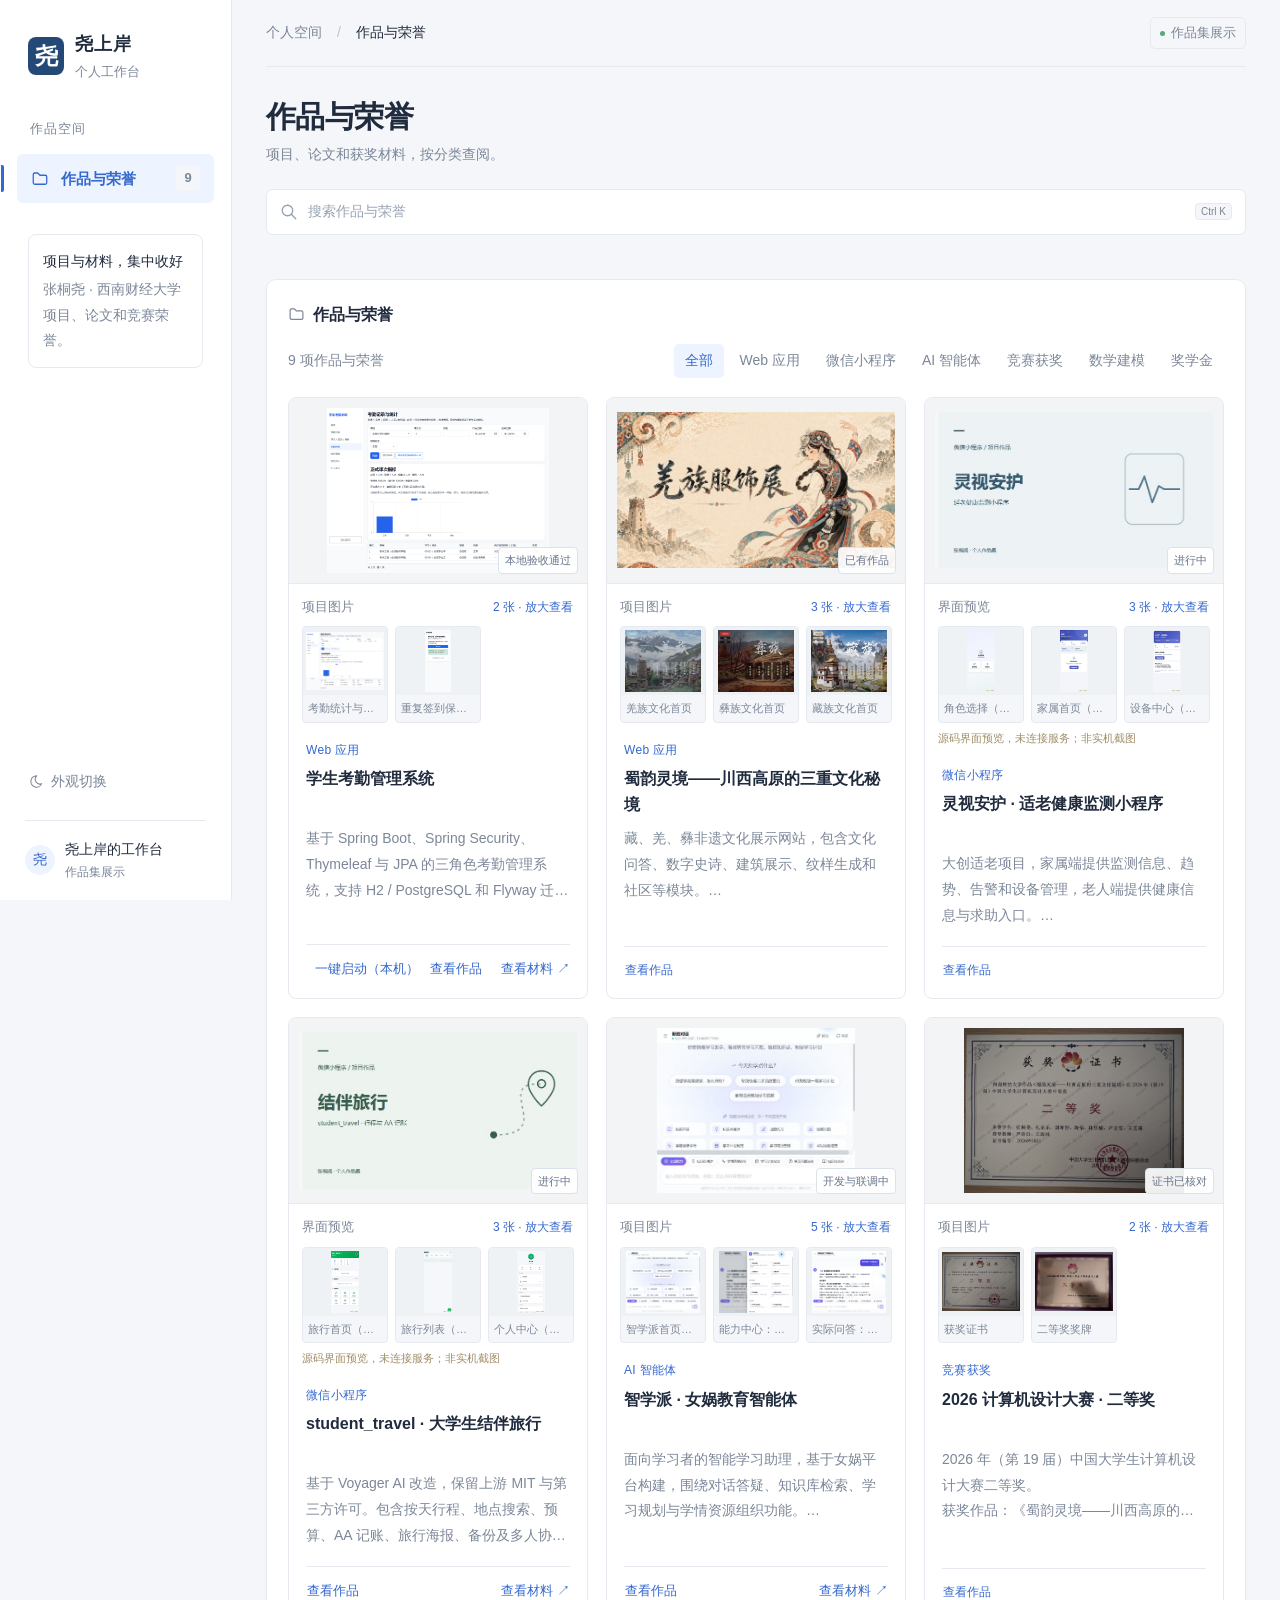
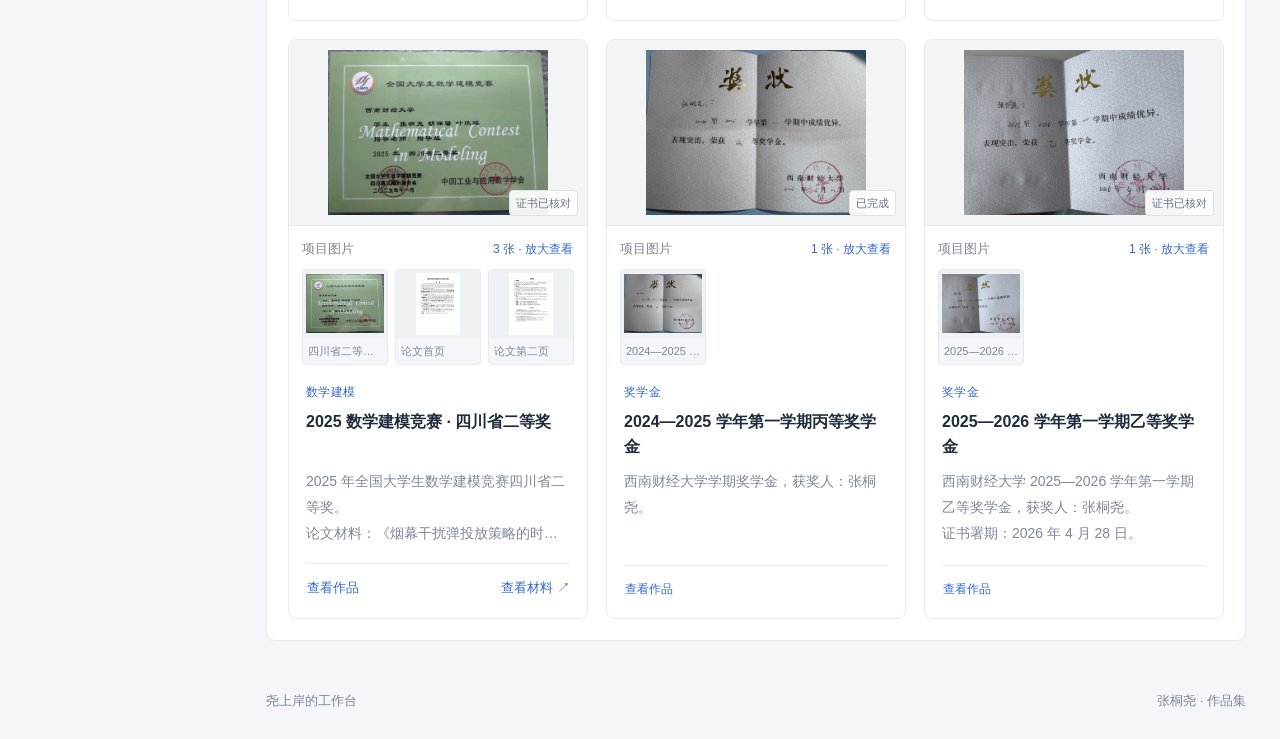
<file: index.html>
<!doctype html><html lang="zh-CN"><meta charset="utf-8"><meta name="viewport" content="width=device-width,initial-scale=1"><title>尧上岸的工作台 · 作品与荣誉</title><link rel="stylesheet" href="style.css"><style>.grid{grid-template-columns:1fr}.portfolioarea{grid-column:1/-1}.workactions{flex-wrap:wrap}#showcasedescription{white-space:pre-line}.sidebar-note{line-height:1.8}</style><body data-view="portfolio"><svg class="icon-sprite" aria-hidden="true" xmlns="http://www.w3.org/2000/svg"><defs><symbol id="ti-arrow-right" viewBox="0 0 24 24">
  <path d="M5 12l14 0" />
  <path d="M13 18l6 -6" />
  <path d="M13 6l6 6" />
</symbol><symbol id="ti-arrow-up-right" viewBox="0 0 24 24">
  <path d="M17 7l-10 10" />
  <path d="M8 7l9 0l0 9" />
</symbol><symbol id="ti-bookmark" viewBox="0 0 24 24">
  <path d="M18 7v14l-6 -4l-6 4v-14a4 4 0 0 1 4 -4h4a4 4 0 0 1 4 4" />
</symbol><symbol id="ti-brand-github" viewBox="0 0 24 24">
  <path d="M9 19c-4.3 1.4 -4.3 -2.5 -6 -3m12 5v-3.5c0 -1 .1 -1.4 -.5 -2c2.8 -.3 5.5 -1.4 5.5 -6a4.6 4.6 0 0 0 -1.3 -3.2a4.2 4.2 0 0 0 -.1 -3.2s-1.1 -.3 -3.5 1.3a12.3 12.3 0 0 0 -6.2 0c-2.4 -1.6 -3.5 -1.3 -3.5 -1.3a4.2 4.2 0 0 0 -.1 3.2a4.6 4.6 0 0 0 -1.3 3.2c0 4.6 2.7 5.7 5.5 6c-.6 .6 -.6 1.2 -.5 2v3.5" />
</symbol><symbol id="ti-calendar" viewBox="0 0 24 24">
  <path d="M4 7a2 2 0 0 1 2 -2h12a2 2 0 0 1 2 2v12a2 2 0 0 1 -2 2h-12a2 2 0 0 1 -2 -2v-12" />
  <path d="M16 3v4" />
  <path d="M8 3v4" />
  <path d="M4 11h16" />
  <path d="M11 15h1" />
  <path d="M12 15v3" />
</symbol><symbol id="ti-check" viewBox="0 0 24 24">
  <path d="M5 12l5 5l10 -10" />
</symbol><symbol id="ti-checkbox" viewBox="0 0 24 24">
  <path d="M9 11l3 3l8 -8" />
  <path d="M20 12v6a2 2 0 0 1 -2 2h-12a2 2 0 0 1 -2 -2v-12a2 2 0 0 1 2 -2h9" />
</symbol><symbol id="ti-chevron-right" viewBox="0 0 24 24">
  <path d="M9 6l6 6l-6 6" />
</symbol><symbol id="ti-circle-check" viewBox="0 0 24 24">
  <path d="M3 12a9 9 0 1 0 18 0a9 9 0 1 0 -18 0" />
  <path d="M9 12l2 2l4 -4" />
</symbol><symbol id="ti-clock" viewBox="0 0 24 24">
  <path d="M3 12a9 9 0 1 0 18 0a9 9 0 0 0 -18 0" />
  <path d="M12 7v5l3 3" />
</symbol><symbol id="ti-device-desktop" viewBox="0 0 24 24">
  <path d="M3 5a1 1 0 0 1 1 -1h16a1 1 0 0 1 1 1v10a1 1 0 0 1 -1 1h-16a1 1 0 0 1 -1 -1v-10" />
  <path d="M7 20h10" />
  <path d="M9 16v4" />
  <path d="M15 16v4" />
</symbol><symbol id="ti-download" viewBox="0 0 24 24">
  <path d="M4 17v2a2 2 0 0 0 2 2h12a2 2 0 0 0 2 -2v-2" />
  <path d="M7 11l5 5l5 -5" />
  <path d="M12 4l0 12" />
</symbol><symbol id="ti-folder" viewBox="0 0 24 24">
  <path d="M5 4h4l3 3h7a2 2 0 0 1 2 2v8a2 2 0 0 1 -2 2h-14a2 2 0 0 1 -2 -2v-11a2 2 0 0 1 2 -2" />
</symbol><symbol id="ti-layout-dashboard" viewBox="0 0 24 24">
  <path d="M5 4h4a1 1 0 0 1 1 1v6a1 1 0 0 1 -1 1h-4a1 1 0 0 1 -1 -1v-6a1 1 0 0 1 1 -1" />
  <path d="M5 16h4a1 1 0 0 1 1 1v2a1 1 0 0 1 -1 1h-4a1 1 0 0 1 -1 -1v-2a1 1 0 0 1 1 -1" />
  <path d="M15 12h4a1 1 0 0 1 1 1v6a1 1 0 0 1 -1 1h-4a1 1 0 0 1 -1 -1v-6a1 1 0 0 1 1 -1" />
  <path d="M15 4h4a1 1 0 0 1 1 1v2a1 1 0 0 1 -1 1h-4a1 1 0 0 1 -1 -1v-2a1 1 0 0 1 1 -1" />
</symbol><symbol id="ti-layout-grid" viewBox="0 0 24 24">
  <path d="M4 5a1 1 0 0 1 1 -1h4a1 1 0 0 1 1 1v4a1 1 0 0 1 -1 1h-4a1 1 0 0 1 -1 -1l0 -4" />
  <path d="M14 5a1 1 0 0 1 1 -1h4a1 1 0 0 1 1 1v4a1 1 0 0 1 -1 1h-4a1 1 0 0 1 -1 -1l0 -4" />
  <path d="M4 15a1 1 0 0 1 1 -1h4a1 1 0 0 1 1 1v4a1 1 0 0 1 -1 1h-4a1 1 0 0 1 -1 -1l0 -4" />
  <path d="M14 15a1 1 0 0 1 1 -1h4a1 1 0 0 1 1 1v4a1 1 0 0 1 -1 1h-4a1 1 0 0 1 -1 -1l0 -4" />
</symbol><symbol id="ti-moon" viewBox="0 0 24 24">
  <path d="M12 3c.132 0 .263 0 .393 0a7.5 7.5 0 0 0 7.92 12.446a9 9 0 1 1 -8.313 -12.454l0 .008" />
</symbol><symbol id="ti-notes" viewBox="0 0 24 24">
  <path d="M5 5a2 2 0 0 1 2 -2h10a2 2 0 0 1 2 2v14a2 2 0 0 1 -2 2h-10a2 2 0 0 1 -2 -2l0 -14" />
  <path d="M9 7l6 0" />
  <path d="M9 11l6 0" />
  <path d="M9 15l4 0" />
</symbol><symbol id="ti-plus" viewBox="0 0 24 24">
  <path d="M12 5l0 14" />
  <path d="M5 12l14 0" />
</symbol><symbol id="ti-search" viewBox="0 0 24 24">
  <path d="M3 10a7 7 0 1 0 14 0a7 7 0 1 0 -14 0" />
  <path d="M21 21l-6 -6" />
</symbol><symbol id="ti-upload" viewBox="0 0 24 24">
  <path d="M4 17v2a2 2 0 0 0 2 2h12a2 2 0 0 0 2 -2v-2" />
  <path d="M7 9l5 -5l5 5" />
  <path d="M12 4l0 12" />
</symbol><symbol id="ti-x" viewBox="0 0 24 24">
  <path d="M18 6l-12 12" />
  <path d="M6 6l12 12" />
</symbol></defs></svg><aside><div class="brand"><span class="brandmark">尧</span><div><b>尧上岸</b><small>个人工作台</small></div></div><p class="muted">作品空间</p><nav aria-label="主导航"><button class="active" aria-current="page"><svg class="ui-icon" aria-hidden="true"><use href="#ti-folder"></use></svg><span>作品与荣誉</span><span class="navcount">9</span></button></nav><div class="sidebar-note"><b>项目与材料，集中收好</b>张桐尧 · 西南财经大学<br>项目、论文和竞赛荣誉。</div><div class="sidebottom"><button id="theme"><svg class="ui-icon" aria-hidden="true"><use href="#ti-moon"></use></svg>外观切换</button><div class="avatar"><span class="avatar-letter">尧</span><span>尧上岸的工作台<small>作品集展示</small></span></div></div></aside><main><header><span>个人空间 <i>/</i> <b>作品与荣誉</b></span><span class="private-badge">作品集展示</span></header><section class="greeting"><div><h1 id="greet">作品与荣誉</h1><p>项目、论文和获奖材料，按分类查阅。</p></div></section><form id="search" class="search"><span><svg class="ui-icon" aria-hidden="true"><use href="#ti-search"></use></svg></span><input id="query" placeholder="搜索作品与荣誉" aria-label="搜索作品与荣誉"><kbd>Ctrl K</kbd></form><div class="grid"><section class="card portfolioarea" data-section="portfolio"><div class="title"><h2><svg class="ui-icon" aria-hidden="true"><use href="#ti-folder"></use></svg>作品与荣誉</h2><div class="section-actions"></div></div><div class="portfolio-toolbar"><span id="workcount"></span><div id="workfilters" class="filters"></div></div><div id="works" class="works"></div></section></div><footer>尧上岸的工作台 <span>张桐尧 · 作品集</span></footer></main><script src="works.js"></script><script src="viewer.js"></script></body></html>
</file>
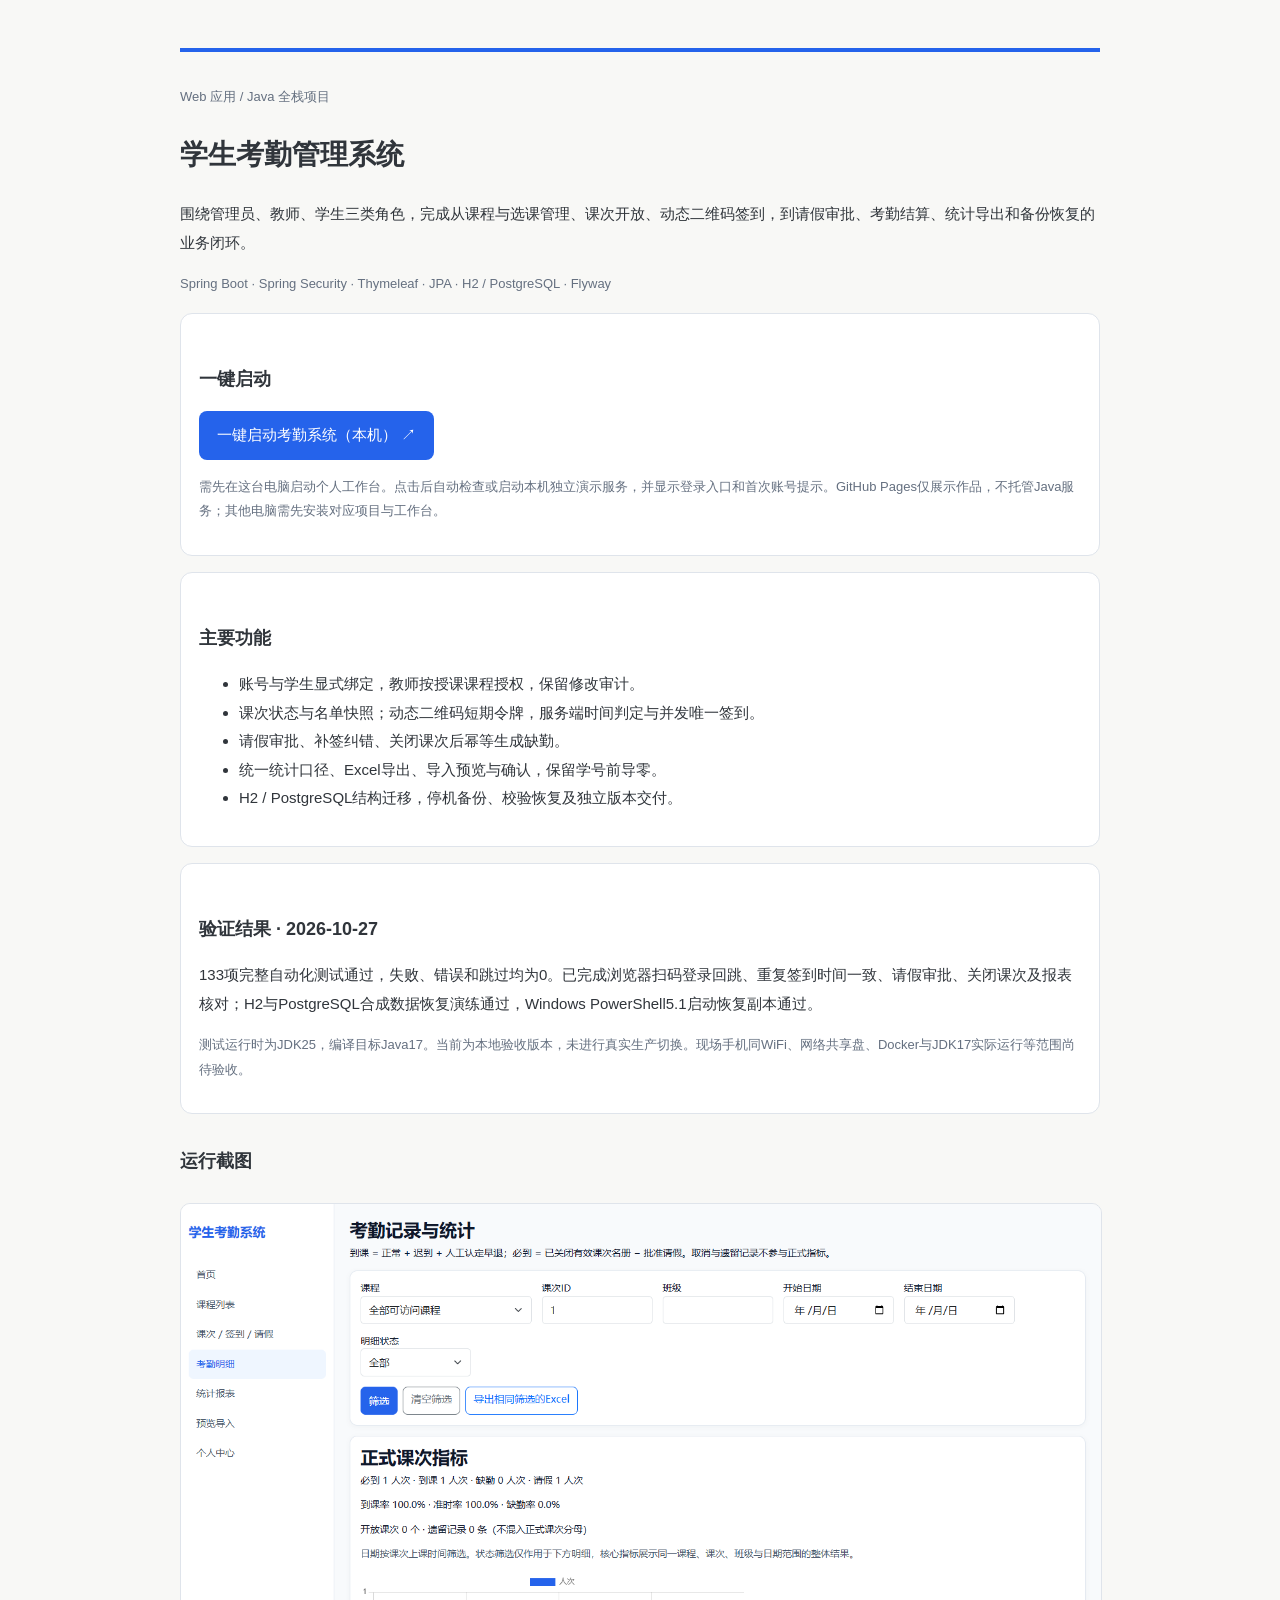
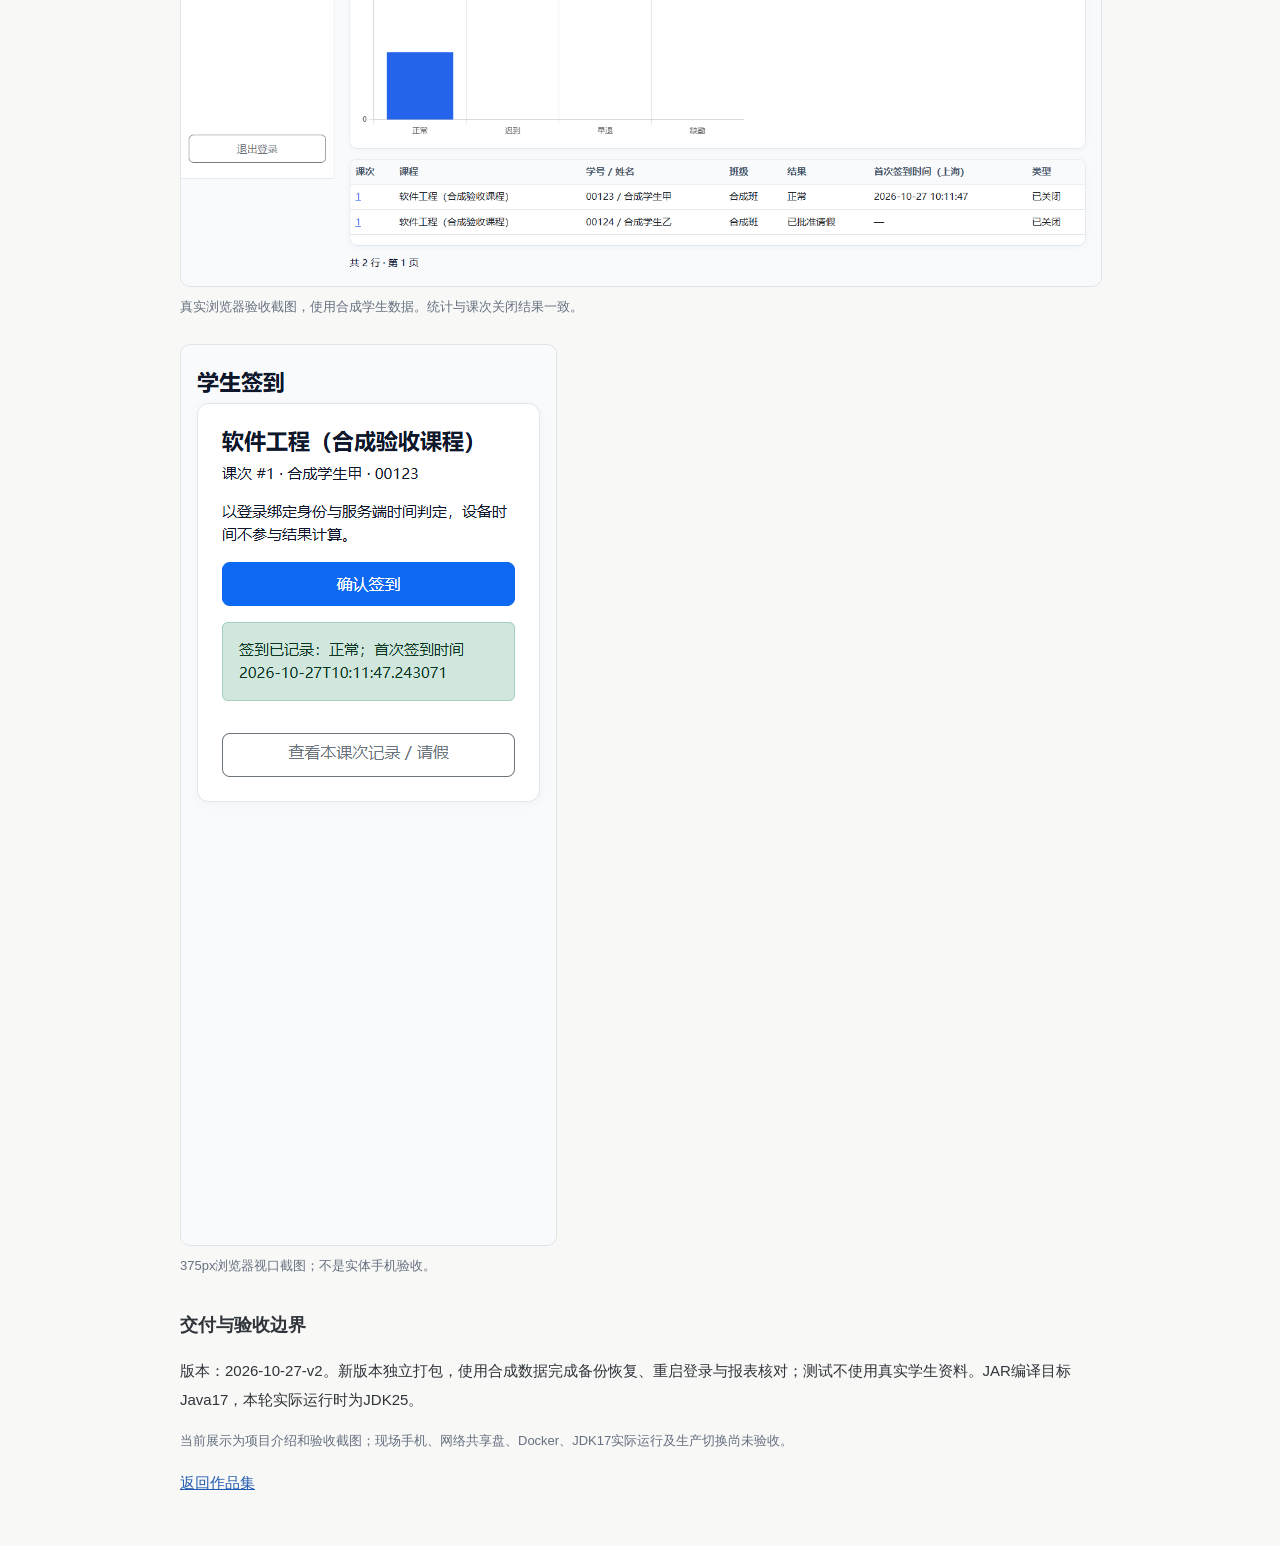
<file: documents/attendance-system.html>
<!doctype html>
<html lang="zh-CN"><head><meta charset="utf-8"><meta name="viewport" content="width=device-width, initial-scale=1"><title>学生考勤管理系统 · 项目与材料</title><style>body{max-width:920px;margin:48px auto;padding:0 24px;font:15px/1.9 "Microsoft YaHei",sans-serif;color:#30353b;background:#f8f8f6}h1{font-size:28px}h2{font-size:18px;margin-top:30px}.tag,.note{color:#657080;font-size:13px}.path,section{background:white;border:1px solid #dfe4eb;border-radius:12px;padding:18px;margin:16px 0;overflow-wrap:anywhere}a{color:#245cb1}img{display:block;max-width:100%;height:auto;border:1px solid #dfe4eb;border-radius:10px}figure{margin:24px 0}figcaption{font-size:13px;color:#657080;margin-top:8px}code{overflow-wrap:anywhere}.mobile{width:100%;max-width:375px}header{border-top:4px solid #2563eb;padding-top:20px}.start{display:inline-block;background:#2563eb;color:white;padding:10px 18px;border-radius:8px;text-decoration:none}</style></head><body>
<header><p class="tag">Web 应用 / Java 全栈项目</p><h1>学生考勤管理系统</h1><p>围绕管理员、教师、学生三类角色，完成从课程与选课管理、课次开放、动态二维码签到，到请假审批、考勤结算、统计导出和备份恢复的业务闭环。</p><p class="tag">Spring Boot · Spring Security · Thymeleaf · JPA · H2 / PostgreSQL · Flyway</p></header><section><h2>一键启动</h2><p><a class="start" href="http://127.0.0.1:4173/?launch=catalog-attendance" target="_blank" rel="noopener noreferrer">一键启动考勤系统（本机） ↗</a></p><p class="note">需先在这台电脑启动个人工作台。点击后自动检查或启动本机独立演示服务，并显示登录入口和首次账号提示。GitHub Pages仅展示作品，不托管Java服务；其他电脑需先安装对应项目与工作台。</p></section>
<section><h2>主要功能</h2><ul><li>账号与学生显式绑定，教师按授课课程授权，保留修改审计。</li><li>课次状态与名单快照；动态二维码短期令牌，服务端时间判定与并发唯一签到。</li><li>请假审批、补签纠错、关闭课次后幂等生成缺勤。</li><li>统一统计口径、Excel导出、导入预览与确认，保留学号前导零。</li><li>H2 / PostgreSQL结构迁移，停机备份、校验恢复及独立版本交付。</li></ul></section>
<section><h2>验证结果 · 2026-10-27</h2><p>133项完整自动化测试通过，失败、错误和跳过均为0。已完成浏览器扫码登录回跳、重复签到时间一致、请假审批、关闭课次及报表核对；H2与PostgreSQL合成数据恢复演练通过，Windows PowerShell5.1启动恢复副本通过。</p><p class="note">测试运行时为JDK25，编译目标Java17。当前为本地验收版本，未进行真实生产切换。现场手机同WiFi、网络共享盘、Docker与JDK17实际运行等范围尚待验收。</p></section>
<h2>运行截图</h2>
<figure><img src="../assets/attendance-report.png" alt="考勤记录与统计页面，显示必到1、到课1、请假1、缺勤0"><figcaption>真实浏览器验收截图，使用合成学生数据。统计与课次关闭结果一致。</figcaption></figure>
<figure><img class="mobile" src="../assets/attendance-mobile.png" alt="375像素移动签到页面，显示重复签到保留的首次签到时间"><figcaption>375px浏览器视口截图；不是实体手机验收。</figcaption></figure>
<h2>交付与验收边界</h2><p>版本：2026-10-27-v2。新版本独立打包，使用合成数据完成备份恢复、重启登录与报表核对；测试不使用真实学生资料。JAR编译目标Java17，本轮实际运行时为JDK25。</p><p class="note">当前展示为项目介绍和验收截图；现场手机、网络共享盘、Docker、JDK17实际运行及生产切换尚未验收。</p><p><a href="../index.html">返回作品集</a></p></body></html>
</file>
<file: style.css>
/* Layout: Tabler / shadcn-ui references. Icons: Tabler Icons (MIT). */
*{box-sizing:border-box} :root{--bg:#f4f6f9;--panel:#fff;--text:#202b3d;--muted:#7c8798;--line:#e6eaf0;--green:#3568cf;--soft:#edf3ff;--sidebar:#fff;--shadow:0 2px 4px #1c335405;--radius:10px;--accent:#3568cf}body.dark{--bg:#151b25;--panel:#1e2735;--text:#e1e8f4;--muted:#9aabc0;--line:#303d50;--green:#91b5ff;--soft:#283d60;--sidebar:#1a2230;--shadow:none;--accent:#8aaef5}body{margin:0;background:var(--bg);color:var(--text);font:16px/1.7 "Segoe UI","Microsoft YaHei",sans-serif;-webkit-font-smoothing:antialiased}button,input,textarea,select{font:inherit}button{cursor:pointer;border:1px solid transparent;background:transparent;color:inherit;padding:7px 12px;border-radius:6px;font-size:14px;display:inline-flex;align-items:center;justify-content:center;gap:7px}button:hover{background:var(--soft)}button:focus-visible,a:focus-visible{outline:2px solid var(--accent);outline-offset:3px}button:disabled{opacity:.5;cursor:wait}svg.ui-icon{height:18px;width:18px;fill:none;stroke:currentColor;stroke-width:1.7;stroke-linecap:round;stroke-linejoin:round;flex-shrink:0;vertical-align:middle}.icon-sprite{position:absolute;width:0;height:0;overflow:hidden}aside{position:fixed;inset:0 auto 0 0;width:232px;background:var(--sidebar);border-right:1px solid var(--line);padding:29px 17px 18px;display:flex;flex-direction:column;z-index:10}.brand{display:flex;align-items:center;gap:11px;margin:0 11px 35px}.brandmark{background:#244976;color:#fff;width:36px;height:38px;border-radius:8px;display:grid;place-items:center;font-family:"Microsoft YaHei",sans-serif;font-size:23px;font-weight:600}.brand b{font-size:18px;letter-spacing:1px}.brand small{font-size:13px;color:var(--muted);display:block;margin-top:1px}.muted{text-transform:uppercase;font-size:13px;letter-spacing:1px;color:var(--muted);margin:0 13px 11px}nav button{width:100%;justify-content:flex-start;padding:11px 13px;margin:3px 0;color:#6b788d;font-size:15px;gap:12px;position:relative}nav button.active{background:var(--soft);color:var(--accent);font-weight:600}nav button.active:before{content:'';position:absolute;left:-17px;top:10px;bottom:10px;background:var(--accent);width:3px;border-radius:0 2px 2px 0}nav button svg{color:#8794a7}nav button.active svg{color:var(--accent)}.navcount{margin-left:auto;font-size:13px;background:var(--bg);color:var(--muted);border-radius:4px;padding:1px 6px;min-width:21px}.sidebar-note{margin:28px 11px 0;padding:14px;border:1px solid var(--line);border-radius:8px;font-size:14px;color:var(--muted);line-height:1.8}.sidebar-note b{display:block;font-size:14px;color:var(--text);font-weight:500;margin-bottom:3px}.sidebottom{margin-top:auto;padding-top:24px}.local{font-size:13px;color:var(--muted);padding:10px 11px;line-height:1.6}.local small{display:block}.sidebottom>button{justify-content:flex-start;color:var(--muted);display:flex;width:100%;padding:8px 11px;font-size:14px}.sidebottom>button svg{width:15px;height:15px}.avatar{display:flex;align-items:center;gap:10px;margin:17px 8px 0;padding-top:17px;border-top:1px solid var(--line)}.avatar-letter{width:30px;height:30px;border-radius:50%;display:grid;place-items:center;background:var(--soft);color:var(--accent);font-size:14px}.avatar>span:last-child{font-size:14px;font-weight:500}.avatar small{display:block;color:var(--muted);font-weight:400;font-size:12px}main{margin-left:232px;padding:0 34px;max-width:1720px}header{height:67px;border-bottom:1px solid var(--line);display:flex;align-items:center;justify-content:space-between;color:var(--muted);font-size:14px;gap:12px}header i{font-style:normal;margin:0 11px;color:#bdc5d0}header b{font-weight:500;color:var(--text)}.header-right{display:flex;align-items:center;gap:17px}.private-badge{display:inline-flex;gap:6px;align-items:center;padding:4px 9px;border:1px solid var(--line);border-radius:5px;font-size:13px}.private-badge:before{content:'';width:5px;height:5px;background:#54a87a;border-radius:50%}.greeting{display:flex;align-items:center;justify-content:space-between;padding:29px 0 22px;gap:20px}h1{font-size:30px;font-weight:650;letter-spacing:-.6px;line-height:1.4;margin:0 0 5px}.greeting p{font-size:14px;color:var(--muted);margin:0}.primary{background:#3568cf;border-color:#3568cf;color:#fff;padding:9px 15px;box-shadow:0 1px 2px #23498220;font-size:14px}.primary:hover{background:#2858b4;border-color:#2858b4;color:white}.primary svg{width:15px;height:15px}.search{max-width:none;display:flex;align-items:center;gap:10px;border:1px solid var(--line);border-radius:7px;background:var(--panel);padding:9px 13px}.search>span{color:#93a0b2;display:flex}.search input{border:0;background:none;padding:1px 0;font-size:14px;outline:none;flex:1;min-width:0}.search:focus-within{border-color:#91afe2;box-shadow:0 0 0 3px #3568cf0b}.search kbd{color:var(--muted);border:1px solid var(--line);background:var(--bg);border-radius:4px;font:10px "Segoe UI",sans-serif;padding:2px 5px;white-space:nowrap}input,textarea,select{width:100%;border:1px solid var(--line);border-radius:6px;background:var(--panel);color:var(--text);padding:10px;outline-color:var(--accent)}.stats{display:grid;grid-template-columns:repeat(4,minmax(0,1fr));gap:16px;margin:21px 0 23px}.stats article{position:relative;border:1px solid var(--line);border-radius:var(--radius);background:var(--panel);padding:17px 18px;box-shadow:var(--shadow)}.stats article>span{font-size:14px;color:var(--muted);display:block}.stats b{font-size:32px;font-weight:600;line-height:1.4;margin:5px 0 1px;display:block;font-variant-numeric:tabular-nums;letter-spacing:-1px}.stats em{font-size:13px;color:var(--muted);font-style:normal;letter-spacing:0;margin-left:5px}.stat-icon{position:absolute;right:16px;top:19px;color:#6b8cc7;background:#edf3ff;width:32px;height:32px;display:grid;place-items:center;border-radius:7px}.stats article:nth-child(2) .stat-icon{background:#edf7f2;color:#70a88a}.stats article:nth-child(3) .stat-icon{background:#fbf4e8;color:#b49a6e}.stats article:nth-child(4) .stat-icon{background:#f0f0f7;color:#8e89ae}.dark .stat-icon{background:var(--soft)!important}.stats article>small{font-size:12px;color:var(--muted)}.grid{display:grid;grid-template-columns:minmax(0,1fr) 272px;gap:22px;grid-template-areas:'tasks focus' 'links calendar' 'portfolio portfolio' 'notes notes'}.card{border:1px solid var(--line);background:var(--panel);border-radius:var(--radius);padding:21px;box-shadow:var(--shadow);min-width:0}.tasksarea{grid-area:tasks}.focus{grid-area:focus}.linksarea{grid-area:links}.calendar{grid-area:calendar}.portfolioarea{grid-area:portfolio}.notesarea{grid-area:notes}.title{display:flex;align-items:center;justify-content:space-between;gap:12px}.title h2{font-size:16px;margin:0;font-weight:600;display:flex;align-items:center;gap:8px}.title h2 svg{color:var(--muted);width:17px;height:17px}.title h2 small{color:var(--muted);font-size:13px;font-weight:400;margin-left:4px}.title>button{font-size:13px;color:var(--accent);padding:4px 8px;border:1px solid var(--line);background:var(--panel)}.title button svg{width:13px;height:13px}.section-actions{display:flex;gap:7px;align-items:center}.section-actions button{font-size:14px;color:var(--accent)}.section-actions #addwork{border:1px solid var(--line)}.board{display:grid;grid-template-columns:repeat(3,minmax(0,1fr));gap:12px;margin-top:21px}.column{background:var(--bg);padding:12px 9px;border-radius:7px;min-height:195px}.column h3{font-size:13px;color:var(--muted);font-weight:500;margin:0 3px 13px;display:flex;align-items:center;justify-content:space-between}.column h3 .status-name{display:flex;align-items:center;gap:6px}.status-dot{width:5px;height:5px;border-radius:50%;background:#a5adba}.column:nth-child(2) .status-dot{background:#d1aa66}.column:nth-child(3) .status-dot{background:#72ac89}.column h3 .column-count{font-size:12px;background:var(--panel);border:1px solid var(--line);min-width:18px;text-align:center;border-radius:4px}.task{position:relative;background:var(--panel);border:1px solid var(--line);border-radius:6px;padding:14px 11px 12px;margin:8px 0;box-shadow:0 1px 2px #23395603}.task p{font-size:14px;line-height:1.7;margin:0 8px 17px 0;overflow-wrap:anywhere}.tag{color:#7e8ca2;font-size:12px;background:var(--soft);border-radius:4px;padding:3px 6px}.move{float:right;padding:0 2px;color:var(--muted)}.move svg{width:14px;height:14px}.delete{position:absolute;right:3px;top:3px;padding:0 4px;color:#a5afbd;font-size:15px;opacity:0;min-height:18px}.task:hover .delete,.link:hover .delete,.note:hover .delete,.task:focus-within .delete,.link:focus-within .delete{opacity:1}.empty{color:var(--muted);font-size:14px;padding:15px 4px}.focus{text-align:center}.focus .title{text-align:left}.focus p{font-size:14px;color:var(--muted);margin:24px 0 2px}#timer{font-size:46px;font-weight:350;letter-spacing:1px;line-height:1.5;font-variant-numeric:tabular-nums;margin-bottom:14px}.timerchoices{display:flex;justify-content:center;background:var(--bg);border:1px solid var(--line);border-radius:6px;padding:3px;margin:0 auto 20px;max-width:205px;gap:3px}.timerchoices button{color:var(--muted);font-size:12px;padding:4px 7px;flex:1;white-space:nowrap}.timerchoices button.selected{background:var(--panel);color:var(--text);box-shadow:0 1px 3px #2339560d}.focus>small{display:block;color:var(--muted);font-size:13px;margin-top:17px}.focus>button{font-size:14px}.focus #start{padding:8px 22px}.filters{display:flex;gap:4px;flex-wrap:wrap;margin:18px 0 15px}.filters button{color:var(--muted);font-size:14px;padding:4px 10px;border-radius:5px}.filters .active{background:var(--soft);color:var(--accent);font-weight:500}.links{display:grid;grid-template-columns:repeat(3,minmax(0,1fr));gap:10px}.link{position:relative;min-width:0;background:var(--panel);border:1px solid var(--line);border-radius:7px;padding:13px 11px}.link:hover{border-color:#b7c9e4;background:var(--bg)}.link a{min-width:0}.icon{width:33px;height:33px;flex-shrink:0;background:var(--bg);border:1px solid var(--line);color:#5e748d;display:grid;place-items:center;border-radius:7px;font-size:14px}.link b{font-size:14px;font-weight:500;overflow-wrap:anywhere}.link small{display:block;color:var(--muted);font-size:12px;margin-top:2px}.days{display:grid;grid-template-columns:repeat(7,1fr);text-align:center;gap:4px;margin-top:20px;font-size:14px}.days span{padding:5px 0}.days .weekday{font-size:13px;color:var(--muted)}.days .today{background:#3568cf;color:white;border-radius:5px}.calendar .title h2{font-size:15px}.calendar .title button{padding:0 5px;color:var(--muted);font-size:18px}.calcaption{font-size:13px;color:var(--muted);border-top:1px solid var(--line);margin:14px 0 0;padding-top:12px}.portfolio-toolbar{display:flex;justify-content:space-between;align-items:center;gap:15px;margin:16px 0 19px}.portfolio-toolbar>span{color:var(--muted);font-size:14px;white-space:nowrap}.portfolio-toolbar .filters{margin:0}.works{display:grid;grid-template-columns:repeat(3,minmax(0,1fr));gap:18px;align-items:stretch}.work{display:flex;flex-direction:column;border:1px solid var(--line);border-radius:8px;overflow:hidden;background:var(--panel);transition:box-shadow .16s,border-color .16s}.work:hover{border-color:#bdcce3;box-shadow:0 4px 14px #24395b08}.workcover{height:auto;aspect-ratio:16/10;position:relative;display:grid;place-items:center;background:#f2f4f5;border-bottom:1px solid var(--line);overflow:hidden}.workcover img{display:block;width:100%;height:100%;object-fit:contain;padding:10px}.dark .workcover{background:#283343}.workstatus{position:absolute;bottom:9px;right:9px;font-size:11px;padding:3px 6px;border:1px solid #dbe2e9;background:#ffffffeb;color:#67748a;border-radius:4px}.coverglyph{font-size:40px;color:#bbc7d6}.workbody{padding:17px;display:flex;flex-direction:column;flex:1}.workcategory{font-size:12px;color:var(--accent);font-weight:500;letter-spacing:.3px}.workbody h3{font-size:16px;line-height:1.6;margin:6px 0 8px;font-weight:600;min-height:44px}.workbody p{font-size:14px;color:var(--muted);line-height:1.9;margin:0 0 17px;display:-webkit-box;-webkit-line-clamp:3;-webkit-box-orient:vertical;overflow:hidden;white-space:pre-wrap}.workactions{display:flex;gap:13px;align-items:center;border-top:1px solid var(--line);margin-top:auto;padding-top:12px}.workactions a,.workactions button{padding:0;color:var(--muted);font-size:13px;text-decoration:none}.workactions a{color:var(--accent);margin-left:auto}.workactions button:last-child{font-size:12px}.workactions a:hover,.workactions button:hover{color:var(--accent)}.portfolio-empty{grid-column:1/-1;padding:35px 16px;display:flex;gap:24px;align-items:center}.portfolio-empty h3{font-size:16px;font-weight:500;margin:0 0 8px}.portfolio-empty p{color:var(--muted);font-size:14px}.portfolio-empty small{display:none}.empty-file{height:65px;width:50px;border:1px solid #bdc9d7;border-radius:4px;flex-shrink:0;padding:16px 9px;background:var(--bg)}.empty-file span{display:block;border-top:1px solid #bdc9d7;margin:7px 0}.notes{display:grid;grid-template-columns:repeat(3,minmax(0,1fr));gap:18px;margin-top:21px}.note{position:relative;cursor:pointer;border:1px solid var(--line);border-top:3px solid #d9c7a1;border-radius:6px;padding:15px;background:var(--panel)}.note h3{font-size:14px;font-weight:500;margin:0 0 9px}.note p{font-size:14px;line-height:1.9;color:var(--muted);white-space:pre-wrap;max-height:120px;overflow:auto}.note small{font-size:12px;color:var(--muted)}footer{display:flex;justify-content:space-between;font-size:13px;color:var(--muted);padding:27px 0}.single .stats{display:none}.single .grid{display:block;margin-top:24px}.single .card{display:none}.single .card.selected{display:block}.single .portfolioarea .works{grid-template-columns:repeat(3,minmax(0,1fr))}.single .portfolioarea{padding:24px}.single .portfolioarea>.title{padding-bottom:17px;border-bottom:1px solid var(--line)}dialog{border:1px solid var(--line);border-radius:12px;background:var(--panel);color:var(--text);width:500px;max-height:90vh;overflow:auto;padding:27px;box-shadow:0 20px 80px #12233f25}dialog::backdrop{background:#18274066}label{display:block;font-size:14px;margin:18px 0 6px}textarea{resize:vertical;min-height:140px}.error{color:#ad514b;font-size:14px}.coverpreview{font-size:14px;color:var(--muted)}.coverpreview img{width:100%;max-height:160px;object-fit:contain;margin-top:10px}#toast{display:none;position:fixed;left:50%;bottom:25px;transform:translateX(-50%);z-index:30;border:1px solid var(--line);background:var(--text);color:var(--panel);padding:11px 20px;border-radius:7px;box-shadow:0 4px 20px #18283a1a;font-size:14px}.moreworks{display:none}.moreworks.visible{display:inline-flex}@media(min-width:1500px){main{padding:0 50px}.grid{grid-template-columns:minmax(0,1fr) 300px}.card{padding:24px}.workcover{aspect-ratio:16/9}}@media(max-width:1190px){aside{width:205px;padding-left:13px;padding-right:13px}.brand{margin-left:8px}main{margin-left:205px;padding:0 25px}.grid{grid-template-columns:minmax(0,1fr) 245px;gap:18px}.card{padding:18px}.stats{gap:12px}.stats article{padding:15px}.stat-icon{right:12px;width:28px;height:28px}.stats article>small{font-size:11px}.links{grid-template-columns:repeat(2,minmax(0,1fr))}.works,.single .portfolioarea .works{grid-template-columns:repeat(2,minmax(0,1fr))}.sidebar-note{padding:12px;margin-left:8px;margin-right:8px}.board{gap:8px}.column{padding:10px 7px}.task{padding:13px 8px}.task p{font-size:14px}}@media(max-width:960px){.grid{grid-template-columns:minmax(0,1fr);grid-template-areas:'tasks' 'links' 'portfolio' 'notes' 'focus' 'calendar'}.focus{max-width:none}.stats{grid-template-columns:repeat(2,minmax(0,1fr))}.stats article>small{font-size:12px}.notes{grid-template-columns:repeat(2,minmax(0,1fr))}.header-right .private-badge{display:none}.portfolio-toolbar{flex-direction:column;align-items:flex-start;gap:11px}}@media(max-width:760px){aside{position:static;width:auto;padding:19px 20px 12px;border-right:0;border-bottom:1px solid var(--line)}.brand{margin:0 0 14px}.brandmark{width:31px;height:32px;font-size:18px}.brand b{font-size:17px}.brand small{display:none}.muted,.sidebar-note,.sidebottom{display:none}nav{display:flex;gap:4px;overflow-x:auto;scrollbar-width:none}nav button{width:auto;white-space:nowrap;margin:0;font-size:14px;padding:8px 10px;gap:6px}nav button svg{width:15px;height:15px}nav .navcount{display:none}nav button.active:before{display:none}main{margin:0;padding:0 20px}header{height:52px;font-size:13px}.header-right{gap:0}#date{font-size:12px}.greeting{padding:24px 0 19px}h1{font-size:28px}.greeting p{font-size:14px}.greeting .primary{padding:8px 12px;font-size:14px}.search{padding:10px 12px}.search input{font-size:14px}.search kbd{display:none}.stats{margin:18px 0 21px;gap:12px}.stats article{padding:15px 17px}.stats b{font-size:30px}.stat-icon{top:16px;right:15px}.stats article>small{font-size:12px}.card{padding:18px}.title h2{font-size:15px}.title h2 small{font-size:12px}.title h2 svg{width:15px;height:15px}.title>button{font-size:13px}.board{gap:10px;margin-top:18px}.column{padding:11px 8px;min-height:170px}.column h3{font-size:13px}.task{padding:13px 9px}.task p{font-size:14px;margin-bottom:15px}.delete{opacity:.6}.links{grid-template-columns:repeat(3,minmax(0,1fr));gap:9px}.link{padding:12px 9px}.link b{font-size:14px}.icon{width:29px;height:29px;font-size:14px}.works,.single .portfolioarea .works{grid-template-columns:repeat(2,minmax(0,1fr));gap:14px}.workbody{padding:14px}.workbody h3{font-size:14px;min-height:38px}.workbody p{font-size:13px;-webkit-line-clamp:3}.workcover{aspect-ratio:16/11}.workcover img{padding:6px}.workactions{gap:9px;flex-wrap:wrap}.workactions a,.workactions button{font-size:12px}.workstatus{font-size:10px;padding:2px 4px;bottom:5px;right:5px}.notes{grid-template-columns:repeat(2,minmax(0,1fr))}.section-actions button{font-size:13px;padding:5px 7px}.single .portfolioarea{padding:18px}dialog{width:calc(100% - 30px);padding:22px}footer{font-size:12px}.single .grid{margin-top:20px}}@media(max-width:480px){main{padding:0 14px}.board{grid-template-columns:1fr}.column{min-height:70px}.works,.single .portfolioarea .works{grid-template-columns:1fr}.notes{grid-template-columns:1fr}.links{grid-template-columns:repeat(2,minmax(0,1fr))}.greeting p{max-width:210px}.stats article>small{font-size:11px}.title h2 small{display:none}.workbody h3{min-height:0}.workcover{aspect-ratio:16/10}.brand{margin-bottom:12px}aside{padding:15px 14px 11px}nav button{font-size:13px;padding:7px 8px}nav button svg{width:14px;height:14px}}
@media(prefers-reduced-motion:reduce){*{scroll-behavior:auto!important;transition:none!important}}
.greeting>.primary{flex-shrink:0;white-space:nowrap}.search input::placeholder{color:#98a3b3}nav button{flex-shrink:0}.workstatus{max-width:calc(100% - 18px);overflow:hidden;text-overflow:ellipsis;white-space:nowrap}
.workcover img{position:absolute;inset:0;min-width:0;min-height:0}.column .empty{text-align:center;padding-top:28px;color:#a0aaba}.workactions button:hover,.workactions a:hover{text-decoration:underline}
/* Project screenshots and material viewer. */
.project-shots{padding:12px 13px 0;border-bottom:0}.shots-caption{display:flex;align-items:center;justify-content:space-between;margin-bottom:8px;font-size:13px;color:var(--muted);gap:7px}.shots-caption button{font-size:12px;padding:0;color:var(--accent)}.shot-thumbnails{display:grid;grid-template-columns:repeat(3,minmax(0,1fr));gap:7px}.shot-thumbnails button{display:block;min-width:0;padding:0;background:var(--bg);border:1px solid var(--line);border-radius:4px;overflow:hidden;text-align:left}.shot-thumbnails button:hover{border-color:var(--accent)}.shot-thumbnails img{width:100%;height:68px;display:block;object-fit:contain;background:#eff2f5;padding:3px}.shot-thumbnails span{display:block;white-space:nowrap;overflow:hidden;text-overflow:ellipsis;padding:4px 5px;font-size:11px;color:var(--muted)}.shot-disclosure{display:block;font-size:11px;color:#a18d67;margin:7px 0 0;line-height:1.6}#shotviewer{width:min(1060px,95vw);max-height:94vh;padding:22px}#shotviewer .title{margin-bottom:15px}#shotviewer h2{font-size:16px;line-height:1.6}.shot-stage{height:64vh;min-height:210px;background:var(--bg);border:1px solid var(--line);border-radius:6px;display:grid;place-items:center;padding:12px}.shot-stage img{width:100%;height:100%;max-height:calc(64vh - 26px);object-fit:contain}#shotdescription{color:var(--muted);font-size:14px;line-height:1.8;margin:12px 0}.shot-controls{display:flex;align-items:center;justify-content:center;gap:18px;font-size:14px}.shot-controls a{font-size:14px;color:var(--accent);margin-left:auto;text-decoration:none}.shot-controls span{color:var(--muted)}.gallery-editor{border-top:1px solid var(--line);margin-top:18px;padding-top:4px}.gallery-editor>small{font-size:13px;color:var(--muted);display:block;margin:8px 0}#gallerydraft{display:grid;grid-template-columns:repeat(3,minmax(0,1fr));gap:9px;margin-top:12px}.draft-shot{border:1px solid var(--line);border-radius:5px;padding:5px;min-width:0}.draft-shot img{height:68px;width:100%;object-fit:contain;background:var(--bg)}.draft-shot span{display:block;font-size:12px;white-space:nowrap;overflow:hidden;text-overflow:ellipsis}.draft-shot button{font-size:12px;color:#b56666;padding:2px 0}@media(max-width:480px){#shotviewer{padding:16px}.shot-controls{gap:7px;flex-wrap:wrap}.shot-controls button{font-size:13px;padding:5px 7px}.shot-controls a{font-size:13px}.shot-thumbnails img{height:78px}.shot-stage{height:57vh}.shot-stage img{max-height:calc(57vh - 26px)}}


/* Larger reading text, with room for longer labels. */
.workbody h3{min-height:52px}.workbody p,.note p{line-height:1.85}.shots-caption{flex-wrap:wrap}.shot-controls{flex-wrap:wrap}.title{flex-wrap:wrap}.title h2{flex-wrap:wrap}.search input{min-height:24px}.navcount{min-width:24px}.column-count{padding:0 3px}.draft-shot span{line-height:1.6}
.custom-timer{margin:0 auto 18px;max-width:230px;text-align:left}.custom-timer label{font-size:13px;margin:0 0 7px;color:var(--muted)}.custom-timer>div{display:flex;align-items:center;gap:7px}.custom-timer input{width:77px;min-width:0;padding:6px 8px;font-size:15px}.custom-timer>div>span{font-size:12px;color:var(--muted)}.custom-timer button{font-size:12px;border:1px solid var(--line);padding:6px 12px;margin-left:auto;white-space:nowrap}.custom-timer small{font-size:11px;line-height:1.7;color:var(--muted);display:block;margin-top:7px}.focus .timerchoices{max-width:230px}
.work-open-cover{width:100%;border:0;border-bottom:1px solid var(--line);border-radius:0;padding:0;cursor:pointer}.work-open-cover:hover{background:var(--bg)}.cover-open-label{position:absolute;left:10px;top:10px;background:#ffffffed;border:1px solid #d5dfe9;border-radius:5px;padding:5px 8px;color:#3568cf;font-size:12px;opacity:0}.work-open-cover:hover .cover-open-label,.work-open-cover:focus-visible .cover-open-label{opacity:1}.work-title-link{display:inline;text-align:left;padding:0;border:0;border-radius:0;font-size:inherit;line-height:inherit;font-weight:inherit;color:inherit}.work-title-link:hover{background:none;color:var(--accent);text-decoration:underline}.workactions{flex-wrap:wrap;gap:10px}.workactions .work-main-open{color:var(--accent);font-weight:500}.work[data-project-id]{cursor:pointer}.work p{cursor:pointer}#workshowcase{width:min(1180px,96vw);max-height:94vh;padding:26px}#workshowcase>.title{padding-bottom:18px;border-bottom:1px solid var(--line);margin-bottom:22px}#showcasetitle{font-size:20px;line-height:1.6}.showcase-grid{display:grid;grid-template-columns:minmax(0,1.3fr) minmax(280px,1fr);gap:28px}.showcase-hero{width:100%;height:370px;background:var(--bg);border:1px solid var(--line);border-radius:8px;padding:14px;display:grid;place-items:center;position:relative}.showcase-hero img{width:100%;height:100%;max-height:340px;object-fit:contain}.showcase-hero>span{position:absolute;right:12px;bottom:10px;font-size:12px;background:var(--panel);color:var(--muted);padding:3px 7px;border-radius:4px}.showcase-thumbs{display:grid;grid-template-columns:repeat(3,minmax(0,1fr));gap:10px;margin-top:15px}.showcase-thumbs button{display:block;padding:6px;border:1px solid var(--line);background:var(--bg);min-width:0}.showcase-thumbs img{height:96px;width:100%;object-fit:contain;display:block}.showcase-thumbs span{display:block;white-space:nowrap;text-overflow:ellipsis;overflow:hidden;font-size:11px;color:var(--muted);margin-top:5px}#showcaseimagehint{color:var(--muted);font-size:12px;line-height:1.8}#showcasecategory{color:var(--accent);font-size:13px}.showcase-info h3{font-size:16px;font-weight:600;margin:18px 0 9px}#showcasedescription{font-size:14px;line-height:1.95;white-space:pre-wrap;color:var(--text);margin:0}.showcase-materials{margin:20px 0}.showcase-material-link,#runtimelink{font-size:14px;color:var(--accent);text-decoration:none}#showcaseruntime{border-top:1px solid var(--line);padding-top:6px}#showcaseruntime p{font-size:13px;line-height:1.9;color:var(--muted)}#runtimefeedback{color:var(--text)!important}#showcaseruntime code{display:block;overflow-wrap:anywhere;padding:10px;background:var(--bg);font-size:12px}#showcaseruntime details{margin-top:14px;color:var(--muted);font-size:12px}#showcaseruntime summary{cursor:pointer}#showcaseruntime details button{font-size:12px;color:var(--accent)}@media(max-width:850px){.showcase-grid{grid-template-columns:1fr}.showcase-hero{height:300px}.showcase-hero img{max-height:270px}#workshowcase{padding:20px}#showcasetitle{font-size:18px}}@media(max-width:480px){.showcase-thumbs{gap:7px}.showcase-thumbs img{height:74px}.showcase-thumbs span{font-size:10px}.showcase-hero{height:260px}.showcase-hero img{max-height:230px}#workshowcase{padding:16px}#showcasedescription{font-size:14px}.cover-open-label{opacity:1;font-size:10px;padding:3px 6px}}

.header-right{flex-wrap:wrap;justify-content:flex-end}.refresh-control{display:inline-flex;align-items:center;gap:6px;white-space:nowrap;font-size:14px}.refresh-control input{width:16px;height:16px;accent-color:var(--accent,#497b68)}#refreshstatus{font-size:12px;color:var(--muted);white-space:nowrap}#refreshnow{font-size:14px;padding:6px 10px}
.desktop-timer-controls{display:grid;gap:10px;margin:14px 0 5px}.desktop-timer-controls label{display:flex;align-items:center;gap:7px;font-size:13px;line-height:1.6}.desktop-timer-controls input{width:15px;height:15px;flex-shrink:0}.desktop-timer-controls button{font-size:14px}#desktopstatus{display:block;color:var(--muted);font-size:12px;line-height:1.6}

[hidden]{display:none!important}.ai-workspace{max-width:1050px;margin:0 auto 30px}.ai-toolbar{display:flex;align-items:center;justify-content:space-between;gap:20px;padding:8px 0 24px;border-bottom:1px solid var(--line)}.ai-eyebrow{font-size:12px;color:var(--muted)}.ai-toolbar h2{font-size:22px;margin:3px 0 6px}.ai-toolbar>div:last-child{display:flex;gap:8px}#aibadge{font-size:13px;color:var(--muted)}.ai-welcome{text-align:center;padding:50px 15px 38px}.ai-mark{display:inline-grid;place-items:center;width:46px;height:46px;border:1px solid var(--line);border-radius:13px;font-size:27px;color:var(--accent);background:var(--panel);font-weight:650}.ai-welcome h3{font-size:24px;margin:15px 0 8px}.ai-welcome p{color:var(--muted);font-size:14px}.ai-starters{display:flex;flex-wrap:wrap;gap:9px;justify-content:center;margin-top:22px}.ai-starters button{background:var(--panel);border-color:var(--line);padding:10px 15px}.ai-message{padding:20px 22px;margin:18px 0;border-radius:10px;background:var(--panel);border:1px solid var(--line)}.ai-message.user{margin-left:7%;background:var(--soft);border-color:transparent}.ai-message-head{display:flex;align-items:center;justify-content:space-between;font-size:14px}.ai-message-head button{font-size:12px;color:var(--muted);padding:3px 8px}.ai-message-content{white-space:pre-wrap;overflow-wrap:anywhere;font-size:16px;line-height:1.9;margin-top:10px}.ai-waiting{padding:12px;color:var(--muted)}#aicomposer{background:var(--panel);border:1px solid var(--line);border-radius:12px;padding:15px;margin-top:22px}#aiprompt{width:100%;resize:vertical;min-height:110px;max-height:400px;background:transparent;border:0;outline:none;color:var(--text);font-size:16px;line-height:1.7;padding:4px}.ai-composer-footer{display:flex;align-items:center;justify-content:flex-end;gap:10px;margin-top:8px}.ai-composer-footer small{margin-right:auto;font-size:12px;color:var(--muted)}#aichatstatus{font-size:13px;min-height:22px;color:var(--muted)}#aisettings{max-width:570px;width:calc(100% - 36px)}#aiconfigform{display:grid;gap:11px}#aiconfigform label:not(.ai-check){margin:5px 0 0}#aiconfigform input:not([type=checkbox]){width:100%;padding:10px;border:1px solid var(--line);border-radius:6px;background:var(--bg);color:var(--text)}#aiconfigform a{font-size:13px;color:var(--accent)}.ai-check{display:flex;align-items:center;gap:8px;font-size:14px}.ai-check input{width:16px;height:16px}.muted-copy,#aiconfigform small{color:var(--muted);font-size:13px;line-height:1.7;margin:0}.ai-settings-actions{display:flex;flex-wrap:wrap;gap:8px}#aiconfigstatus{font-size:14px;color:var(--accent);overflow-wrap:anywhere;min-height:23px;margin:0}.sr-only{position:absolute;width:1px;height:1px;padding:0;margin:-1px;overflow:hidden;clip:rect(0,0,0,0);white-space:nowrap;border:0}@media(max-width:760px){.ai-toolbar{align-items:flex-start}.ai-toolbar h2{font-size:19px}.ai-toolbar>div:last-child{flex-direction:column;flex-shrink:0}.ai-composer-footer{flex-wrap:wrap}.ai-composer-footer small{width:100%;margin-bottom:6px}.ai-message.user{margin-left:0}.ai-welcome{padding:35px 0}.ai-message{padding:15px}}

.file-mode-bar{display:flex;align-items:center;gap:15px;flex-wrap:wrap;margin:18px 0;padding:12px 14px;border:1px solid var(--line);border-radius:9px;background:var(--panel)}.file-mode-bar>span{color:var(--muted);font-size:13px}.file-mode-bar>button{margin-left:auto;border:1px solid var(--line)}#fileworkarea{background:var(--panel);border:1px solid var(--line);border-radius:10px;padding:18px;margin-bottom:18px}.file-root-row{display:flex;align-items:center;justify-content:space-between;gap:12px;font-size:14px;overflow-wrap:anywhere}.file-help{font-size:13px;color:var(--muted);line-height:1.8}#filebrowserdetails>summary{cursor:pointer;font-size:14px;padding:6px 0}.file-browser{padding-top:10px}#filebrowseform{display:flex;align-items:center;gap:8px;flex-wrap:wrap}#filebrowsepath{flex:1;min-width:100px;background:var(--bg);color:var(--text);border:1px solid var(--line);border-radius:5px;padding:7px}#fileentries{display:flex;flex-wrap:wrap;gap:7px;margin:12px 0;max-height:180px;overflow:auto}.file-entry{border:1px solid var(--line);font-size:13px}#filepreview{max-height:280px;overflow:auto;white-space:pre-wrap;overflow-wrap:anywhere;background:var(--bg);padding:12px;font-size:13px}.file-proposal{border:1px solid var(--line);border-radius:8px;padding:15px;margin:10px 0;overflow-wrap:anywhere}.file-proposal p{font-size:14px;color:var(--muted)}.file-proposal button{margin-right:8px}#filegrantdialog{max-width:620px;width:calc(100% - 32px)}#filegrantform{display:grid;gap:15px}.file-path-input{display:flex;gap:8px}.file-path-input input{min-width:0;flex:1;padding:10px;background:var(--bg);color:var(--text);border:1px solid var(--line);border-radius:6px}.file-path-input button{border:1px solid var(--line)}#filegrantstatus,#filereviewstatus{font-size:14px;color:var(--accent);min-height:22px}#filereviewdialog{width:calc(100% - 50px);max-width:1150px}#filereviewpath{font-weight:600;overflow-wrap:anywhere}#filereviewreason{font-size:14px;color:var(--muted)}.file-diff-columns{display:grid;grid-template-columns:1fr 1fr;gap:15px}.file-diff-columns section{min-width:0}.file-diff-columns h3{font-size:14px}.file-diff-columns pre{padding:15px;border:1px solid var(--line);border-radius:7px;max-height:50vh;min-height:130px;overflow:auto;white-space:pre-wrap;overflow-wrap:anywhere;font-size:13px;line-height:1.8}.file-diff-columns section:first-child pre{background:#d77b7210}.file-diff-columns section:last-child pre{background:#5b9d7912}#fileactivity{font-size:13px;overflow-wrap:anywhere;color:var(--muted)}.file-activity{margin-top:12px}.file-activity>summary{cursor:pointer}.file-activity>div{padding:4px 0 4px 8px}@media(max-width:760px){.file-diff-columns{grid-template-columns:1fr}.file-mode-bar{gap:8px}.file-mode-bar>button{margin-left:0}.file-root-row{align-items:flex-start}.file-path-input{flex-wrap:wrap}.file-path-input input{flex-basis:100%}}

.file-backup-row{display:flex;align-items:center;justify-content:space-between;gap:10px;font-size:13px;padding:7px 0;border-bottom:1px solid var(--line);overflow-wrap:anywhere}#filebackupdetails{font-size:13px;margin-top:14px;color:var(--muted)}#filebackupdetails>summary{cursor:pointer}

.ai-history-panel{margin:16px 0 20px;padding:16px;border:1px solid var(--line);border-radius:10px;background:var(--panel)}.ai-history-heading{display:flex;justify-content:space-between;gap:12px;margin-bottom:12px}.ai-history-heading span{color:var(--muted);font-size:13px}#aisessions{display:flex;gap:8px;overflow-x:auto;max-height:170px;padding-bottom:8px}.ai-session-item{display:block;flex:0 0 190px;text-align:left;padding:10px 12px;border:1px solid var(--line);border-radius:7px;min-width:0}.ai-session-item b{display:block;white-space:nowrap;overflow:hidden;text-overflow:ellipsis;font-size:14px}.ai-session-item small{display:block;color:var(--muted);margin-top:6px;font-size:12px}.ai-session-item.selected{border-color:var(--accent);background:var(--soft)}.ai-current-session{display:flex;align-items:center;gap:12px;border-top:1px solid var(--line);margin-top:8px;padding-top:12px}.ai-current-session b{overflow-wrap:anywhere}.ai-current-session button{margin-left:auto;flex-shrink:0;font-size:13px}#airenamedialog{width:min(440px,calc(100% - 32px))}#airenameform{display:grid;gap:16px}#airenametext{width:100%;padding:12px;background:var(--bg);color:var(--text);border:1px solid var(--line);border-radius:6px}#airenameform>div{display:flex;justify-content:flex-end;gap:8px}

#aiusagemode{width:100%;padding:10px;border:1px solid var(--line);border-radius:6px;background:var(--bg);color:var(--text);font:inherit}
</file>
